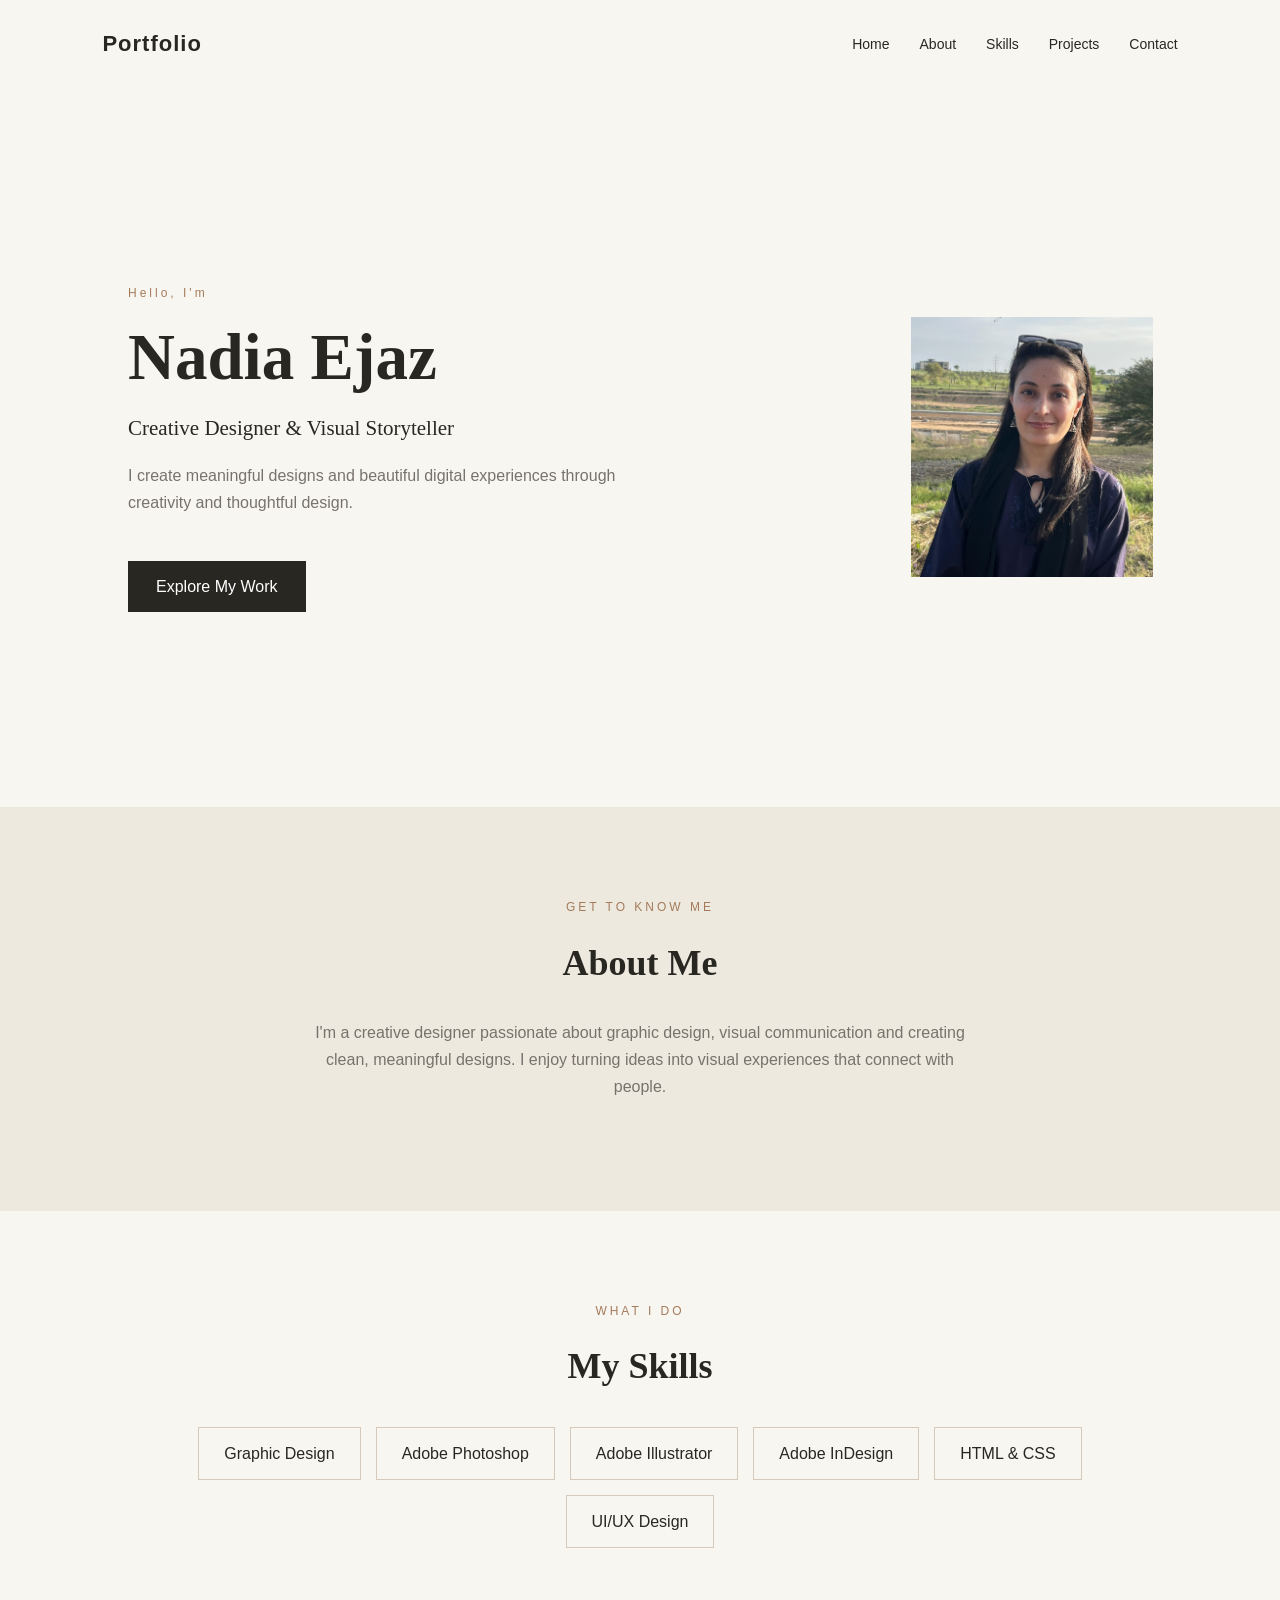
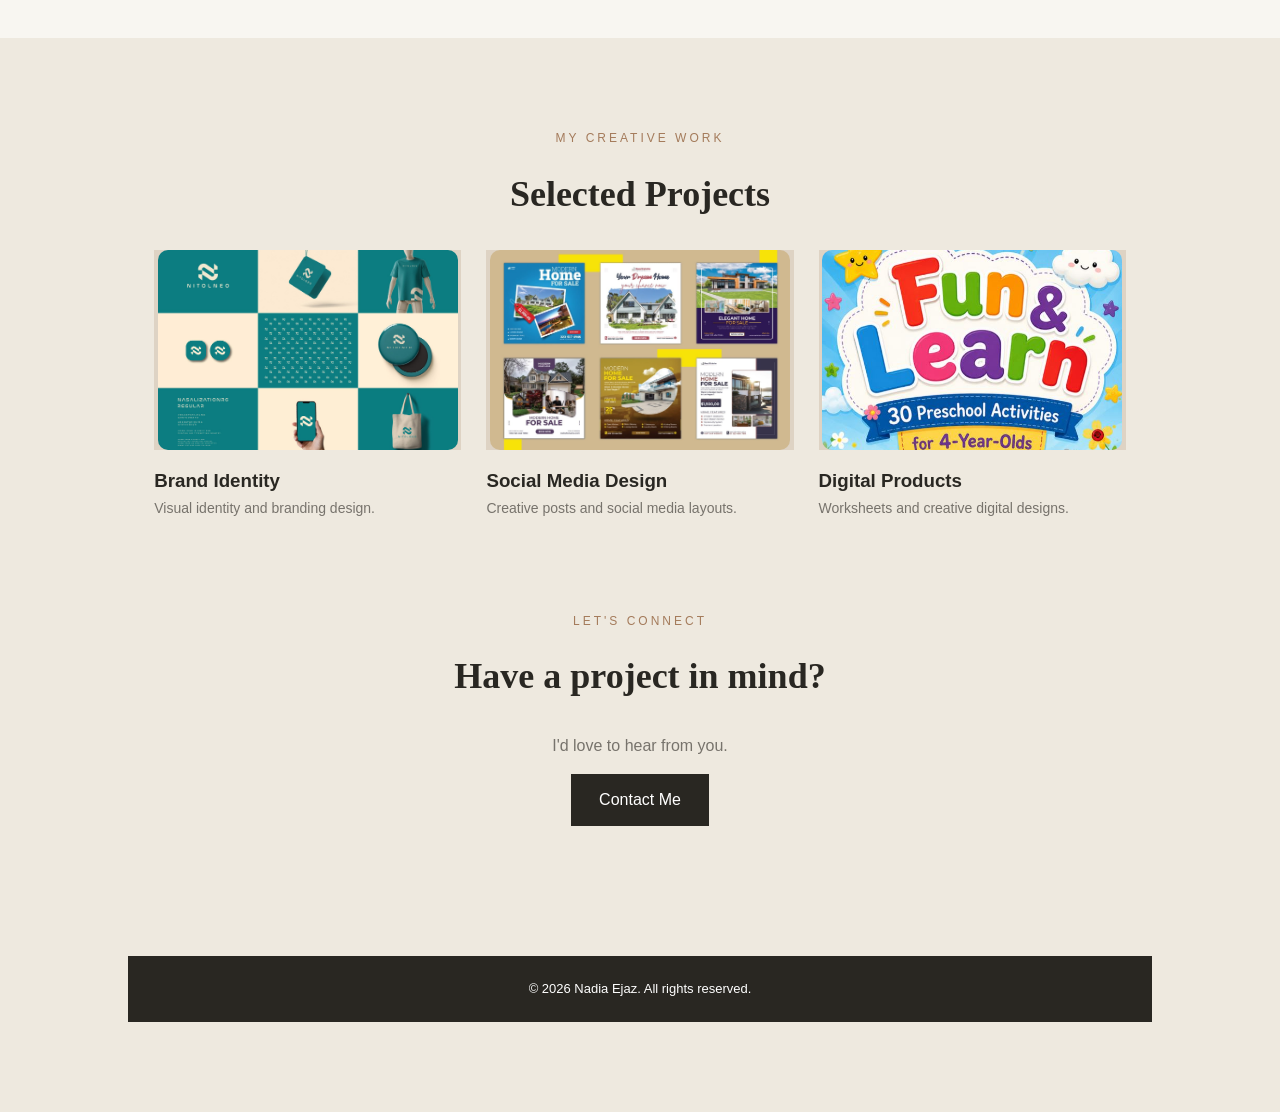
<file: Personal Portfolio/index.html>
<!DOCTYPE html>
<html lang="en">
<head>
    <meta charset="UTF-8">
    <meta name="viewport" content="width=device-width, initial-scale=1.0">
    <title>Nadia Ejaz | Personal Portfolio</title>

    <link rel="stylesheet" href="style.css">
</head>
<body>

    <!-- Navigation -->
    <header>
        <h2 class="logo">Portfolio</h2>

        <nav>
            <ul>
                <li><a href="#home">Home</a></li>
                <li><a href="#about">About</a></li>
                <li><a href="#skills">Skills</a></li>
                <li><a href="#projects">Projects</a></li>
                <li><a href="#contact">Contact</a></li>
            </ul>
        </nav>
    </header>

    <!-- Hero Section -->
    <section id="home" class="hero">
        <div class="hero-text">
            <p class="small-heading">Hello, I'm</p>

            <h1>Nadia Ejaz</h1>

            <h2>Creative Designer & Visual Storyteller</h2>

            <p class="description">
                I create meaningful designs and beautiful
                digital experiences through creativity
                and thoughtful design.
            </p>

            <a href="#projects" class="btn">
                Explore My Work
            </a>
        </div>

<div class="hero-image">
<img src="Images/nadia.jpg.jpeg" alt="Nadia Ejaz" class="profile-image .image-placeholder">
 
</div>
    </section>

    <!-- About Section -->
    <section id="about" class="about">
        <p class="small-heading">GET TO KNOW ME</p>
        <h2>About Me</h2>

        <p>
            I'm a creative designer passionate about
            graphic design, visual communication and
            creating clean, meaningful designs.

            I enjoy turning ideas into visual experiences
            that connect with people.
        </p>
    </section>

    <!-- Skills Section -->
    <section id="skills" class="skills">
        <p class="small-heading">WHAT I DO</p>
        <h2>My Skills</h2>

        <div class="skill-list">
            <div class="hover">Graphic Design</div>
            <div class="hover">Adobe Photoshop</div>
            <div class="hover">Adobe Illustrator</div>
            <div class="hover">Adobe InDesign</div>
            <div class="hover">HTML & CSS</div>
            <div class="hover">UI/UX Design</div>
        </div>
    </section>

    <!-- Projects Section -->
    <section id="projects" class="projects">
        <p class="small-heading">MY CREATIVE WORK</p>
        <h2>Selected Projects</h2>

        <div class="project-list">

            <div class="project-card">
                <div class="project-image"><img src="Images/project1.jpg" alt="Images" class="profile-image imgs"></div>
                <h3>Brand Identity</h3>
                <p>Visual identity and branding design.</p>
            </div>
            <div class="project-card">
                <div class="project-image"><img src="Images/project2.jpeg" alt="Images" class="profile-image imgs "></div>
                <h3>Social Media Design</h3>
                <p>Creative posts and social media layouts.</p>
            </div>

            <div class="project-card">
                <div class="project-image"><img src="Images/project3.JPG" alt="Images" class="profile-image imgs "></div>
                <h3>Digital Products</h3>
                <p>Worksheets and creative digital designs.</p>
            </div>

        </div
    </section>

    <!-- Contact Section -->
    <section id="contact" class="contact">
        <p class="small-heading">LET'S CONNECT</p>
        <h2>Have a project in mind?</h2>

        <p>I'd love to hear from you.</p>

        <a href="mailto:your-email@example.com" class="btn">
            Contact Me
        </a>
    </section>

    <!-- Footer -->
    <footer>
        <p>© 2026 Nadia Ejaz. All rights reserved.</p>
    </footer>

</body>
</html>
</file>
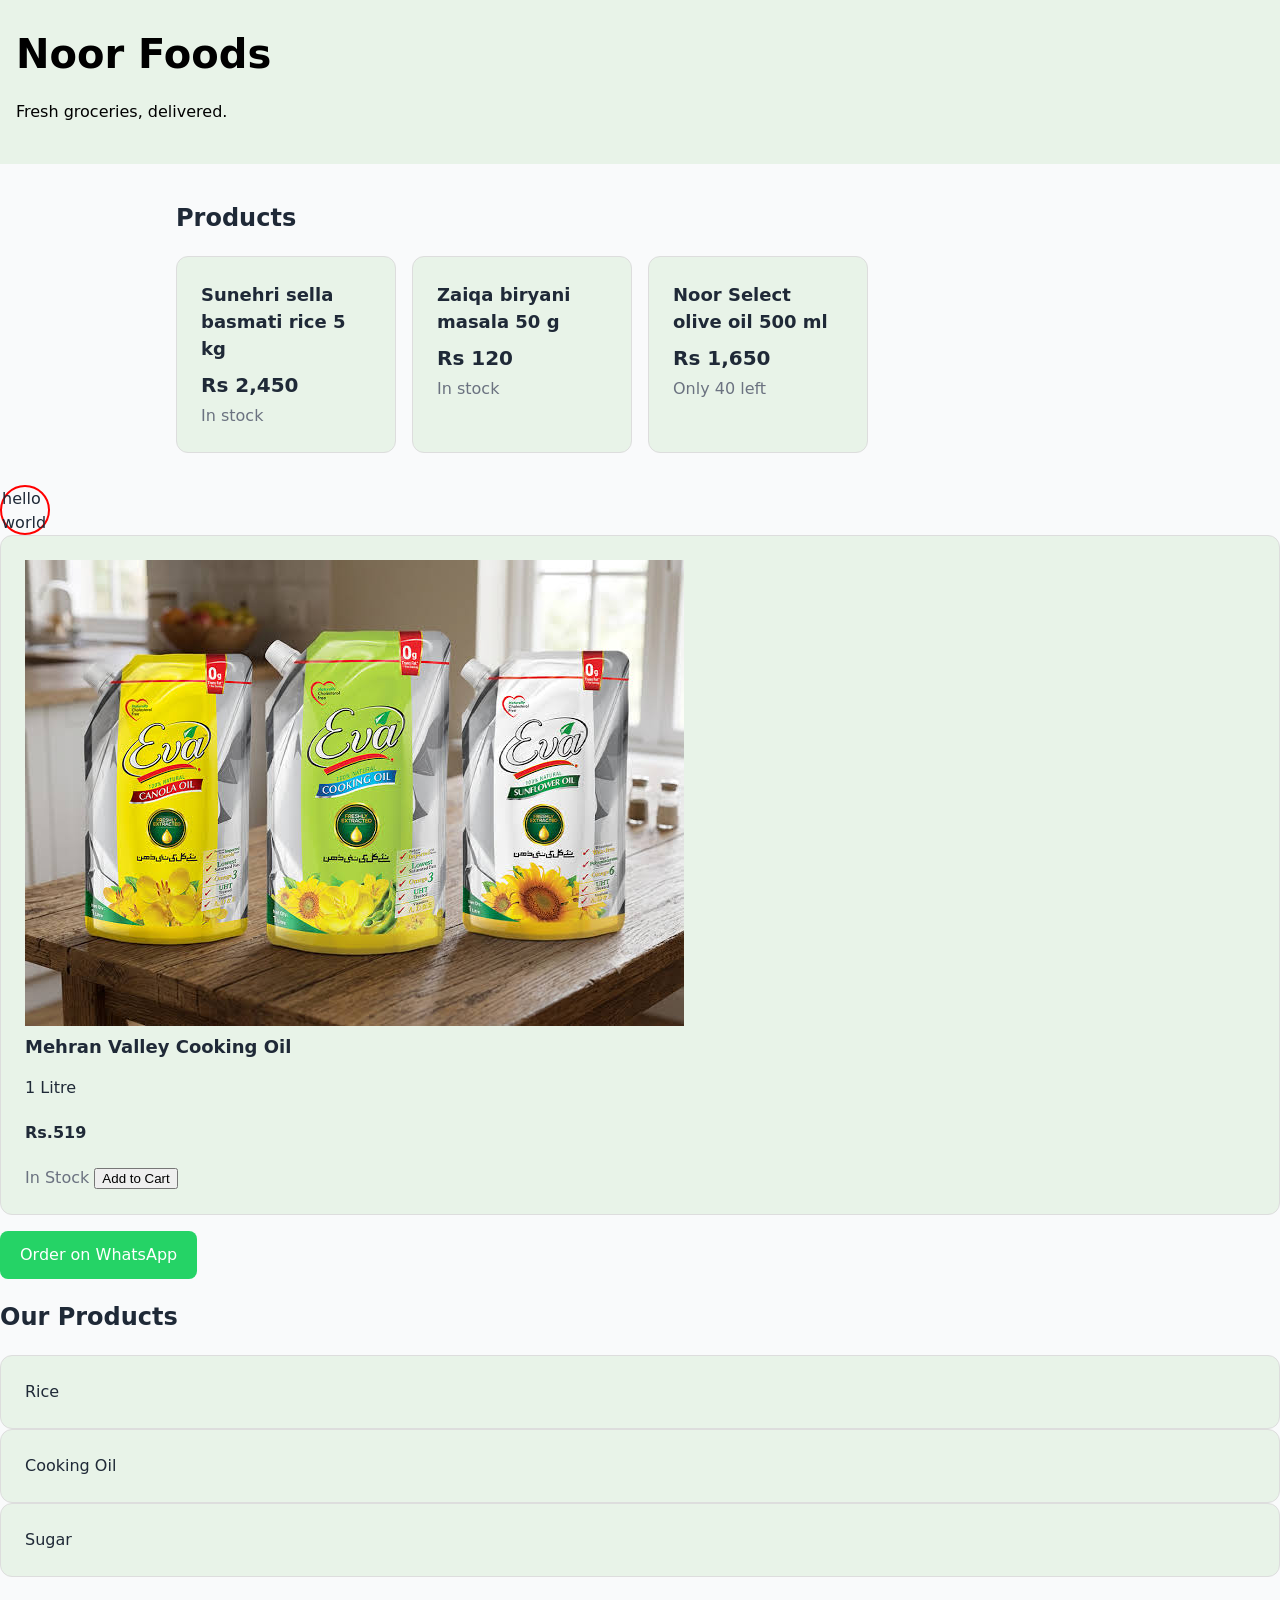
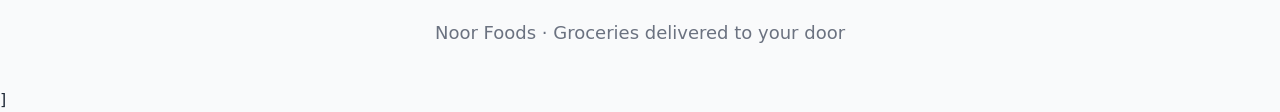
<file: static_page.html>
<!doctype html>
<html lang="en">
  <head>
    <meta charset="utf-8">
    <meta name="viewport" content="width=device-width, initial-scale=1">
    <title>Noor Foods</title>
    <link rel="stylesheet" href="styles.css">

  </head>
  <body>
    <header>
      <h1>Noor Foods</h1>
      <p>Fresh groceries, delivered.</p>
    </header>

    <main>
      <h2>Products</h2>

      <ul id="product-list">
        <li class="product-card ist" >
          <h3>Sunehri sella basmati rice 5 kg</h3>
          <p class="price">Rs 2,450</p>
          <p class="stock">In stock</p>
        </li> 
        <li class="product-card 2nd">
          <h3>Zaiqa biryani masala 50 g</h3>
          <p class="price">Rs 120</p>
          <p class="stock">In stock</p>
        </li>
        <li class="product-card 3rd">
          <h3>Noor Select olive oil 500 ml</h3>
          <p class="price">Rs 1,650</p>
          <p class="stock">Only 40 left</p>
        </li>
      </ul>
    </main>
<div style="align-items:center; width: 50px; height: 50px;border: 2px solid red; border-radius: 50%;"> hello world</div>
    
<!-- Practice: more of the page -->

<!-- 1.  -->
<div class="product-card">
    <img src="Images/Mehran Valley Cooking Oil.jpg" alt="Mehran Valley Cooking Oil">
    
    <h3>Mehran Valley Cooking Oil</h3>

    <p>1 Litre</p>

    <h4>Rs.519</h4>

    <span class="stock">In Stock</span>

    <button>Add to Cart</button>
</div>

<!-- 2. -->
<p>
    <a href="https://wa.me/923001234567" class="whatsapp-btn" target="_blank">
    Order on WhatsApp
</a>
</p>

<!-- 3. -->
<!-- In HTML, both id and class are used to identify elements,
but the main difference is how many elements can use them.
1. id (Unique identifier)
An id is used to identify one specific element on a webpage.
Example: -->
<h2 id="products">Our Products</h2>

<!-- 2. class (Group identifier) -->
<!-- A class is used to identify multiple elements that share the same design or purpose. -->
<!-- Example: -->
<div class="product-card">Rice</div>
<div class="product-card">Cooking Oil</div>
<div class="product-card">Sugar</div>

<footer>
      <p>Noor Foods · Groceries delivered to your door </p>
    </footer>
  </body>
</html>

]
</file>
<file: Personal Portfolio/style.css>
/* Basic Reset */
* {
    margin: 0;
    padding: 0;
    box-sizing: border-box;
}
html {
    scroll-behavior: smooth;
}

body {
    background-color: #f8f6f1;
    color: #292722;
    font-family: Arial, sans-serif;
    line-height: 1.7;
}

/* Header */
header {
    display: flex;
    justify-content: space-between;
    align-items: center;
    padding: 25px 8%;
}

.logo {
    font-size: 22px;
    letter-spacing: 1px;
}

nav ul {
    display: flex;
    list-style: none;
    gap: 30px;
}

nav a {
    text-decoration: none;
    color: #292722;
    font-size: 14px;
}

nav a:hover {
    color: #a47b5b;
}

/* Hero Section */
.hero {
    min-height: 80vh;
    display: flex;
    align-items: center;
    justify-content: space-between;
    padding: 70px 10%;
    gap: 50px;
}

.hero-text {
    max-width: 550px;
}

.small-heading {
    color: #a47b5b;
    font-size: 12px;
    letter-spacing: 3px;
    margin-bottom: 15px;
}

.hero h1 {
    font-size: 65px;
    font-family: Georgia, serif;
    line-height: 1.2;
}

.hero h2 {
    font-size: 21px;
    font-weight: normal;
    margin: 15px 0;
}

.description {
    color: #77736c;
    margin-bottom: 30px;
}

.btn {
    display: inline-block;
    background: #292722;
    color: white;
    text-decoration: none;
    padding: 12px 28px;
    margin-top: 15px;
    transition: 0.3s;
}

.btn:hover {
    background: #a47b5b;
}

.hero-image {
    width: 240px;
    height: 260px;
    background: #e8dfd2;
    display: flex;
    align-items: left;
    justify-content: center;
}
.image-placeholder {
    color: #8d806f;
    font-family: Georgia, serif;
    font-size: 30px;
    border-radius: 50%;
}
.hover:hover{
        box-shadow: 0 4px 12px rgba(0, 0, 0, 0.2);
}
.project-image:hover{
        box-shadow: 0 4px 12px rgba(0, 0, 0, 0.2);
}
/* Common Sections */
.about,
.skills,
.projects,
.contact {
    padding: 90px 10%;
    text-align: center;
}

.about {
    background: #eee9df;
}

.about p:not(.small-heading) {
    max-width: 650px;
    margin: 20px auto;
    color: #77736c;
}

section h2 {
    font-family: Georgia, serif;
    font-size: 36px;
    margin-bottom: 25px;
}

/* Skills */
.skill-list {
    display: flex;
    justify-content: center;
    flex-wrap: wrap;
    gap: 15px;
    margin-top: 30px;
}

.skill-list div {
    border: 1px solid #d6c9b9;
    padding: 12px 25px;
}

/* Projects */
.projects {
    background: #eee9df;
}

.project-list {
    display: flex;
    justify-content: center;
    gap: 25px;
    flex-wrap: wrap;
}

.project-card {
    width: 30%;
    min-width: 200px;
    text-align: left;
}

.project-image {
    height: 200px;
    background: #ded3c4;
    display: flex;
    align-items: center;
    justify-content: center;
    color: #75685b;
    font-family: Georgia, serif;
}

.project-card h3 {
    margin-top: 15px;
}

.project-card p {
    color: #77736c;
    font-size: 14px;
}

/* Contact */
.contact p:not(.small-heading) {
    color: #77736c;
}

/* Footer */
footer {
    background: #292722;
    color: white;
    text-align: center;
    padding: 22px;
    font-size: 13px;
    margin-top: 40px;
}

/* Mobile Responsive */
@media (max-width: 768px) {

    header {
        flex-direction: column;
        gap: 15px;
    }

    nav ul {
        flex-wrap: wrap;
        justify-content: center;
        gap: 15px;
    }

    .hero {
        flex-direction: column;
        text-align: center;
    }

    .hero h1 {
        font-size: 45px;
    }

    .hero-image {
        width: 100%;
        max-width: 320px;
  
.hero-image {
    width: 340px;
    height: 410px;
    padding: 10px;
    border: 1px solid #a47b5b;
    background: transparent;
    transform: translateX(-50px);
}
.hero-image img {
    width: 100%;
    height: 100%;
    object-fit: cover;
    display: block;
}

    .project-card {
        width: 100%;
    }
}
/* Hero Image Styling */
.hero-image {
    width: 340px;
    height: 410px;
    padding: 10px;
    border: 2px solid #a47b5b;
    background-color: #eee9df;
    margin-right: 50px;
    transform: translateX(-50px);
    box-sizing: border-box;
    flex-shrink: 0;
}
.hero-image img {
    width: 100%;
    height: 100%;
    object-fit: cover;
    display: block;
}
}
.imgs {
    width: 300px;
    height: 200px;
    object-fit: cover;
    border-radius: 10px;
}
</file>
<file: styles.css>
* {
  box-sizing: border-box;
}

body {
  margin: 0;
  font-family: system-ui, sans-serif;
  color: #1f2937;
  background: #f9fafb;
  line-height: 1.5;
}

header {
  background: #E8F3E8;
  color: black;
  padding: 24px 16px;
}

header h1 {
  margin: 0;
}

main {
  max-width: 960px;
  margin: 0 auto;
  padding: 16px;
}

#product-list {
  list-style: none;
  padding: 0;
  display: grid;
  grid-template-columns: repeat(auto-fill, minmax(220px, 1fr));
  gap: 16px;
}

.product-card {
    background-color: #E8F3E8;
    padding: 24px;
    border: 1px solid #ddd;
    border-radius: 12px;
    flex: 1 1 300px;
}
li.product-card.ist {
  background-color: #E8F3E8;
}
li.product-card.ist {
  background-color:#E8F3E8;
}
.product-card h3 {
  margin: 0 0 8px;
  font-size: 18px;
}
.product-card:hover {
  box-shadow: 0 4px 12px rgba(0, 0, 0, 0.1);
}
.whatsapp-btn {
    display: inline-block;
    background-color: #25D366;
    color: white;
    padding: 12px 20px;
    border-radius: 8px;
    text-decoration: none;
    font-size: 16px;
}

.whatsapp-btn:hover {
    background-color: #1ebe5d;
}
.price {
  font-weight: bold;
  font-size: 20px;
  margin: 0;
}

.stock {
  color: #6b7280;
  margin: 4px 0 0;
}

footer {
  text-align: center;
  color: #6b7280;
  padding: 24px 16px;
  font-size: 14px;
   display: flex; justify-content: center;
align-items: center;
text-align: center; 
font-size: large;
 }

 @media (min-width: 900px) {
    header h1 {
        font-size: 40px;
    }
}
header h1 {
  color: black;
}
</file>
